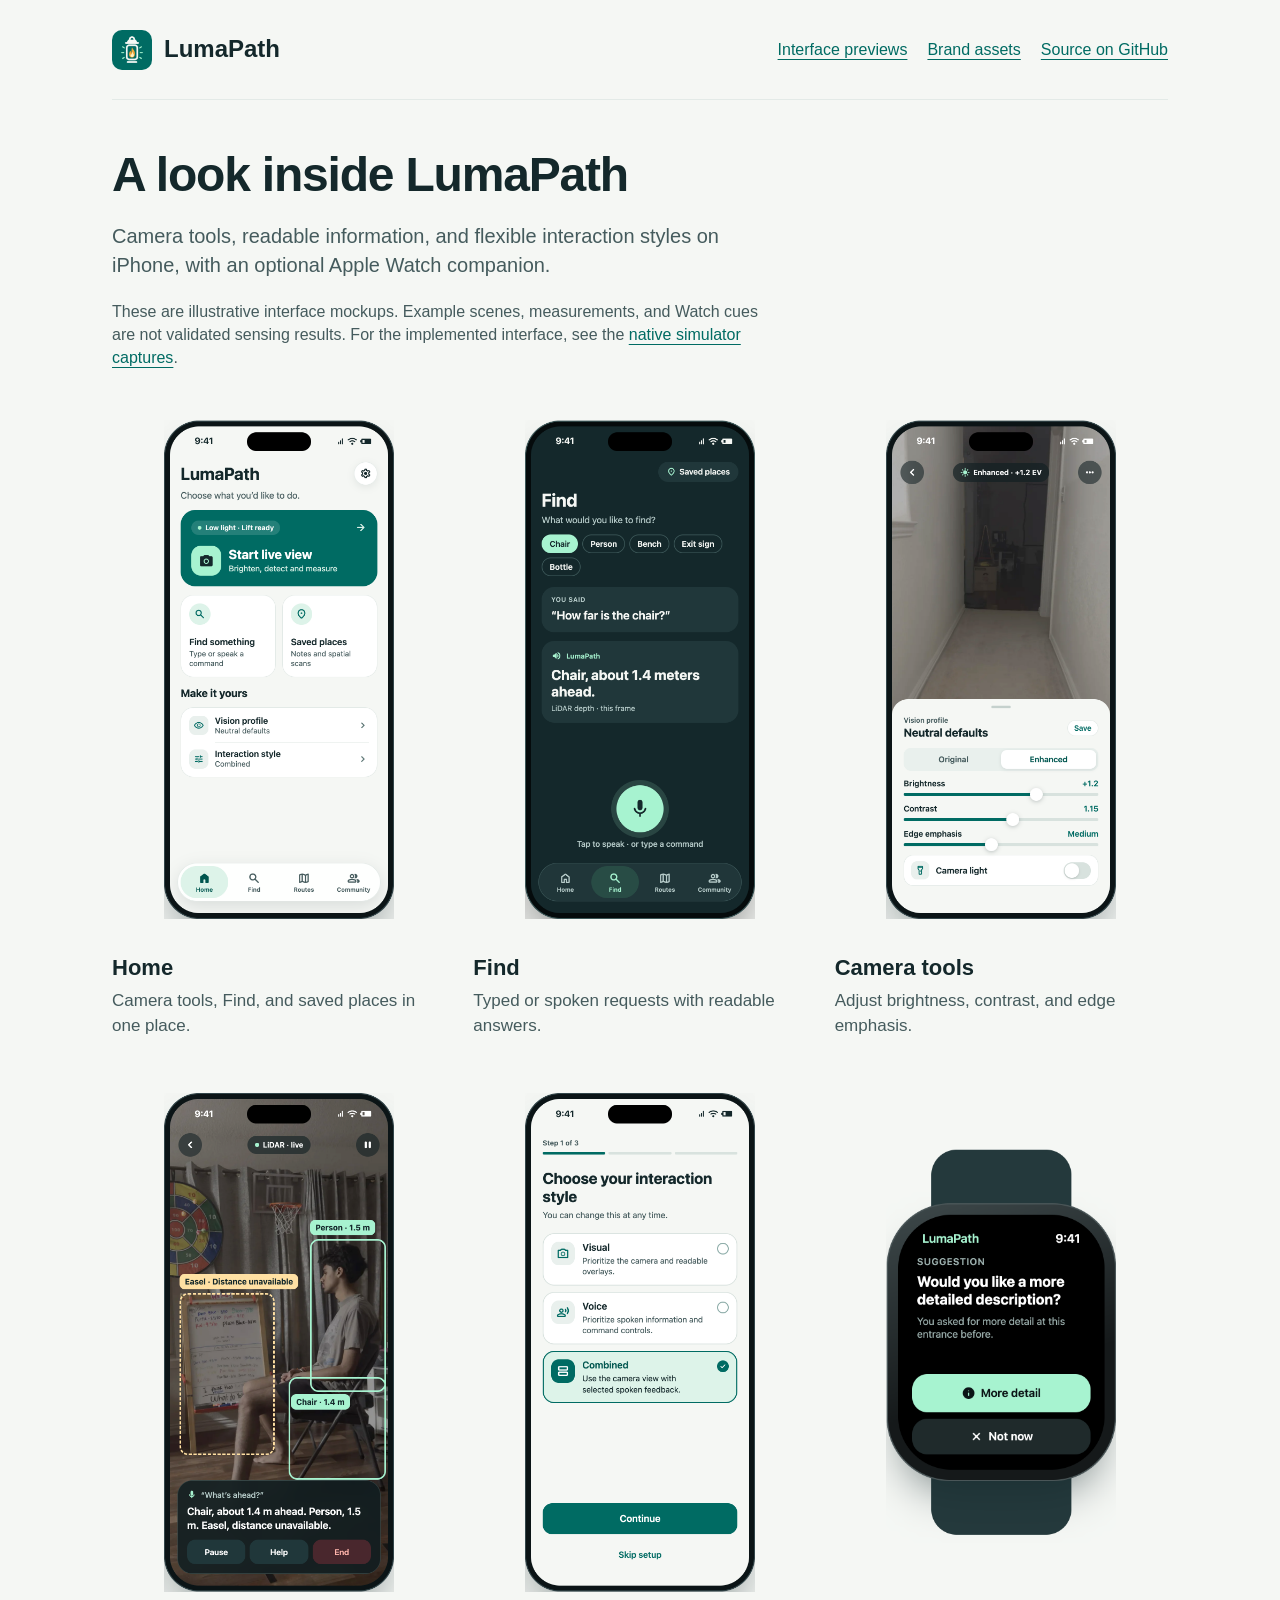
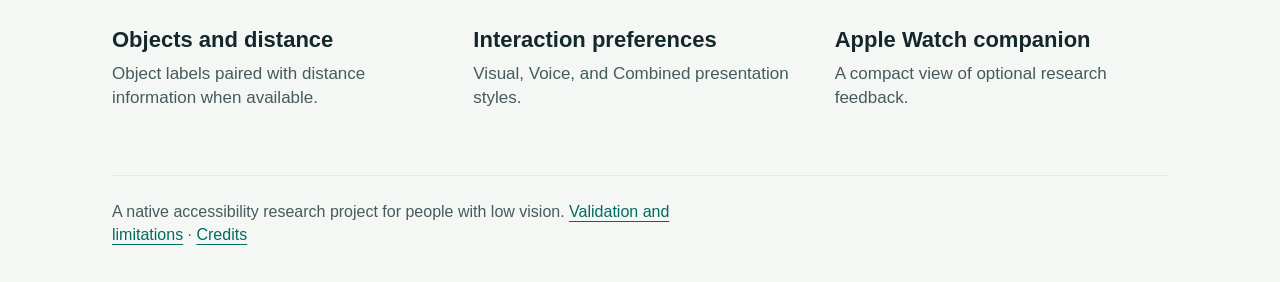
<file: docs/demos/index.html>
<!doctype html>
<html lang="en">
<head>
<meta charset="utf-8">
<meta name="viewport" content="width=device-width, initial-scale=1">
<meta name="description" content="Explore LumaPath’s native iPhone interface and Apple Watch companion.">
<title>Interface previews · LumaPath</title>
<link rel="icon" type="image/png" href="../brand/lumapath-icon.png">
<link rel="stylesheet" href="gallery.css">
</head>
<body>
<div class="shell">
<header class="site-header">
<a class="brand" href="index.html"><img src="../brand/lumapath-icon.png" width="40" height="40" alt="">LumaPath</a>
<nav aria-label="Main navigation"><a href="index.html" aria-current="page">Interface previews</a><a href="logos.html">Brand assets</a><a href="https://github.com/yajatp/lumapath">Source on GitHub</a></nav>
</header>
<main>
<h1>A look inside LumaPath</h1>
<p class="intro">Camera tools, readable information, and flexible interaction styles on iPhone, with an optional Apple Watch companion.</p>
<p class="note">These are illustrative interface mockups. Example scenes, measurements, and Watch cues are not validated sensing results. For the implemented interface, see the <a href="https://github.com/yajatp/lumapath/tree/main/docs/screenshots">native simulator captures</a>.</p>
<div class="previews">
<figure><div class="preview-media"><img src="home.png" width="860" height="1866" alt="Home interface mockup with a teal live-view action and paired Find and Saved Places shortcuts." ></div><figcaption><h2>Home</h2><p>Camera tools, Find, and saved places in one place.</p></figcaption></figure>
<figure><div class="preview-media"><img src="find.png" width="860" height="1866" alt="Dark Find interface mockup with a sample spoken request and illustrative distance answer." ></div><figcaption><h2>Find</h2><p>Typed or spoken requests with readable answers.</p></figcaption></figure>
<figure><div class="preview-media"><img src="live.png" width="860" height="1866" alt="Camera adjustment mockup with brightness, contrast, and edge controls." ></div><figcaption><h2>Camera tools</h2><p>Adjust brightness, contrast, and edge emphasis.</p></figcaption></figure>
<figure><div class="preview-media"><img src="objects.png" width="860" height="1866" alt="Object and distance mockup with illustrative labels and an explicit distance-unavailable state." loading="lazy"></div><figcaption><h2>Objects and distance</h2><p>Object labels paired with distance information when available.</p></figcaption></figure>
<figure><div class="preview-media"><img src="accessibility.png" width="860" height="1866" alt="Interaction preferences mockup showing Visual, Voice, and Combined choices." loading="lazy"></div><figcaption><h2>Interaction preferences</h2><p>Visual, Voice, and Combined presentation styles.</p></figcaption></figure>
<figure><div class="preview-media"><img src="watch.png" width="722" height="1258" alt="Illustrative Apple Watch interface showing a feedback preference prompt." loading="lazy"></div><figcaption><h2>Apple Watch companion</h2><p>A compact view of optional research feedback.</p></figcaption></figure>
</div>
</main>
<footer class="site-footer"><p>A native accessibility research project for people with low vision. <a href="https://github.com/yajatp/lumapath/blob/main/docs/VALIDATION.md">Validation and limitations</a> · <a href="https://github.com/yajatp/lumapath/blob/main/THIRD_PARTY_NOTICES.md">Credits</a></p></footer>
</div>
</body>
</html>
</file>
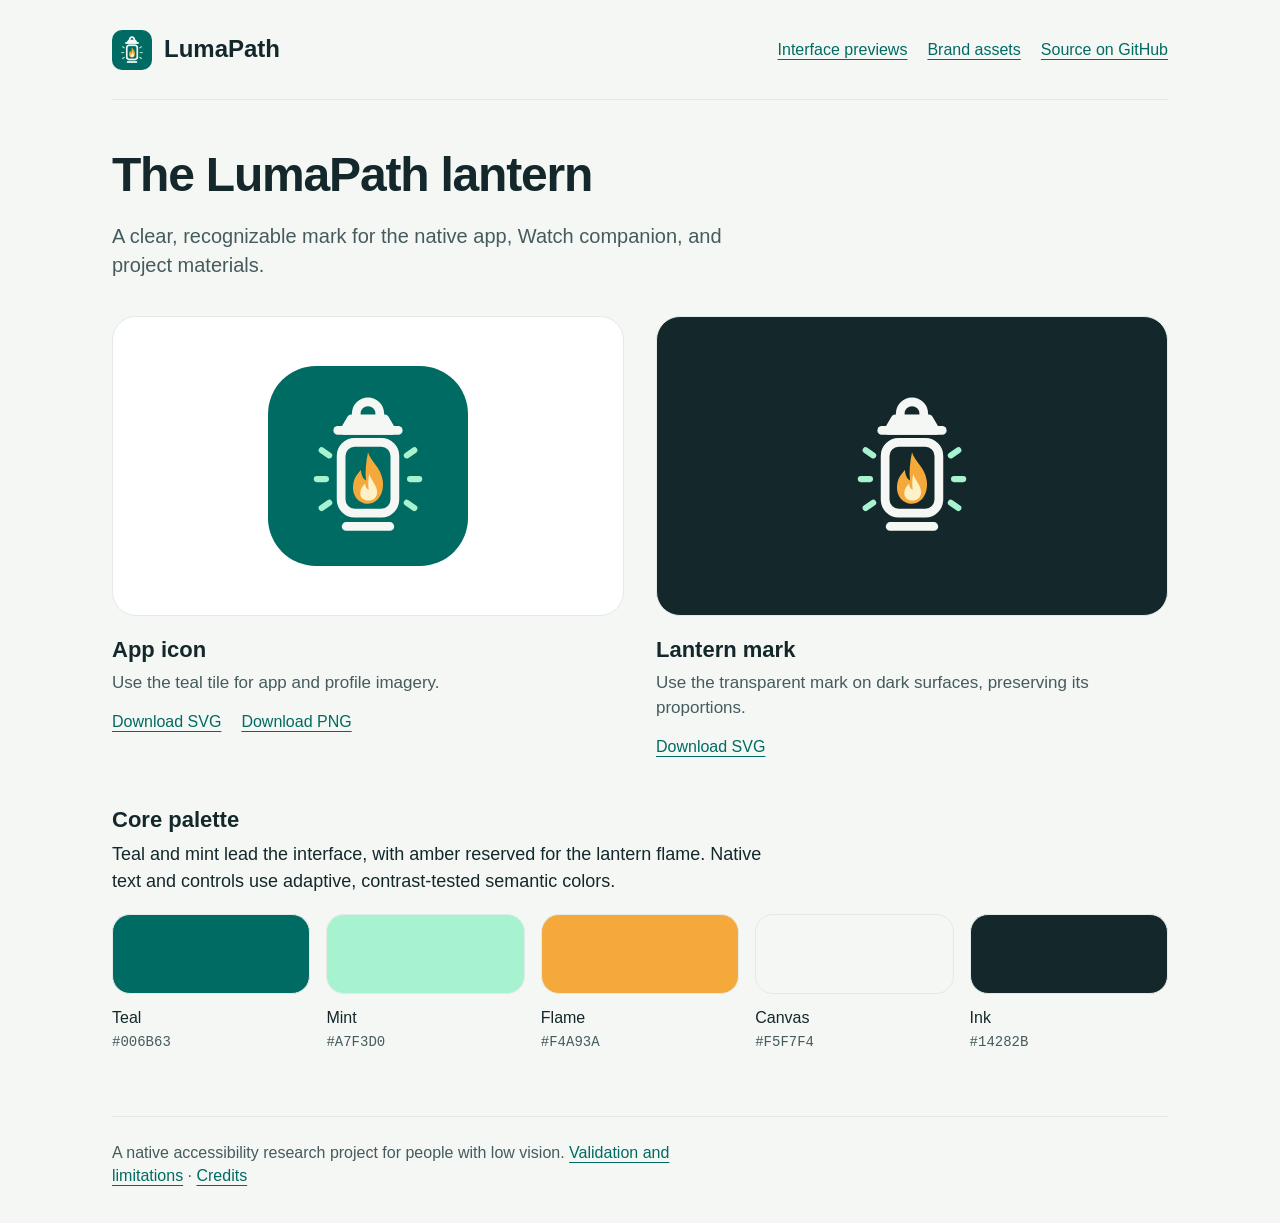
<file: docs/demos/logos.html>
<!doctype html>
<html lang="en">
<head>
<meta charset="utf-8">
<meta name="viewport" content="width=device-width, initial-scale=1">
<meta name="description" content="Explore LumaPath’s native iPhone interface and Apple Watch companion.">
<title>Brand assets · LumaPath</title>
<link rel="icon" type="image/png" href="../brand/lumapath-icon.png">
<link rel="stylesheet" href="gallery.css">
</head>
<body>
<div class="shell">
<header class="site-header">
<a class="brand" href="index.html"><img src="../brand/lumapath-icon.png" width="40" height="40" alt="">LumaPath</a>
<nav aria-label="Main navigation"><a href="index.html">Interface previews</a><a href="logos.html" aria-current="page">Brand assets</a><a href="https://github.com/yajatp/lumapath">Source on GitHub</a></nav>
</header>
<main>
<h1>The LumaPath lantern</h1>
<p class="intro">A clear, recognizable mark for the native app, Watch companion, and project materials.</p>
<div class="brand-grid">
<figure><div class="brand-sample"><img class="app-icon" src="../brand/lumapath-icon.svg" width="200" height="200" alt="LumaPath’s lantern icon with cream frame, mint rays, and amber flame on teal."></div><figcaption><h2>App icon</h2><p>Use the teal tile for app and profile imagery.</p><div class="downloads"><a href="../brand/lumapath-icon.svg" download>Download SVG</a><a href="../brand/lumapath-icon.png" download>Download PNG</a></div></figcaption></figure>
<figure><div class="brand-sample dark"><img src="../brand/lumapath-mark-on-dark.svg" width="200" height="200" alt="The full-color lantern mark on a dark background."></div><figcaption><h2>Lantern mark</h2><p>Use the transparent mark on dark surfaces, preserving its proportions.</p><div class="downloads"><a href="../brand/lumapath-mark-on-dark.svg" download>Download SVG</a></div></figcaption></figure>
</div>
<h2>Core palette</h2>
<p>Teal and mint lead the interface, with amber reserved for the lantern flame. Native text and controls use adaptive, contrast-tested semantic colors.</p>
<div class="palette">
<div><div class="swatch" style="background:#006B63" aria-hidden="true"></div><p>Teal<br><code>#006B63</code></p></div>
<div><div class="swatch" style="background:#A7F3D0" aria-hidden="true"></div><p>Mint<br><code>#A7F3D0</code></p></div>
<div><div class="swatch" style="background:#F4A93A" aria-hidden="true"></div><p>Flame<br><code>#F4A93A</code></p></div>
<div><div class="swatch" style="background:#F5F7F4" aria-hidden="true"></div><p>Canvas<br><code>#F5F7F4</code></p></div>
<div><div class="swatch" style="background:#14282B" aria-hidden="true"></div><p>Ink<br><code>#14282B</code></p></div>
</div>
</main>
<footer class="site-footer"><p>A native accessibility research project for people with low vision. <a href="https://github.com/yajatp/lumapath/blob/main/docs/VALIDATION.md">Validation and limitations</a> · <a href="https://github.com/yajatp/lumapath/blob/main/THIRD_PARTY_NOTICES.md">Credits</a></p></footer>
</div>
</body>
</html>
</file>
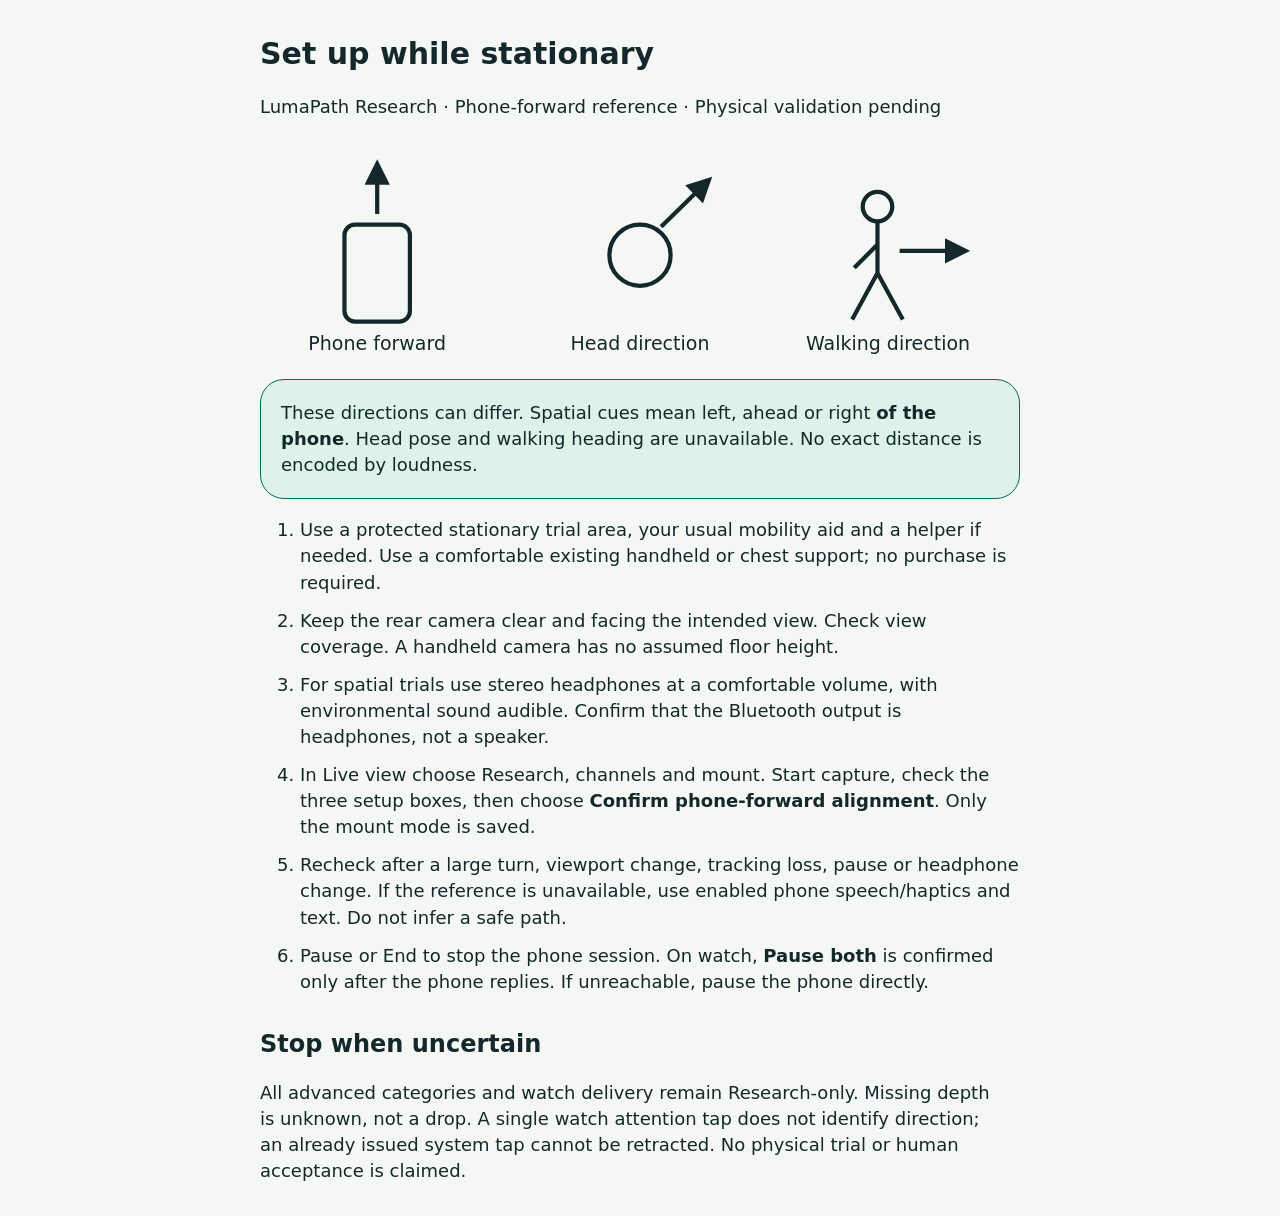
<file: Evaluation/Accessories/mount-guide.html>
<!doctype html>
<html lang="en"><meta charset="utf-8"><meta name="viewport" content="width=device-width, initial-scale=1"><title>LumaPath stationary mount guide</title>
<style>
html{background:#F5F7F4;color:#14282B;scrollbar-color:#455B5D #F5F7F4}
body{font:18px/1.45 system-ui,sans-serif;max-width:760px;margin:32px auto;padding:0 24px;font-kerning:normal;text-rendering:optimizeLegibility}
h1{font-size:30px;margin:0 0 12px}h2{font-size:24px;margin:32px 0 12px}p,li{max-width:65ch}svg{width:100%;height:auto}li{margin:12px 0}
.note{border:1px solid #006B63;border-radius:24px;padding:20px;background:#DDF3E9;color:#14282B}
::selection{background:#A7F3D0;color:#14282B}
@media(prefers-color-scheme:dark){html{background:#14282B;color:#F5F7F4;scrollbar-color:#B7CCCA #14282B}.note{background:#20373A;color:#F5F7F4;border-color:#8FAEAA}}
@media(max-width:480px){body{padding:0 16px}svg text{font-size:20px}}
@media print{@page{size:letter;margin:16mm}html{background:#fff;color:#14282B}body{margin:0;padding:0;font-size:12pt}h1{font-size:22pt}h2{font-size:16pt}li{margin:6px 0}.note{background:#fff;color:#14282B}}
</style>
<h1>Set up while stationary</h1><p>LumaPath Research · Phone-forward reference · Physical validation pending</p>
<svg viewBox="0 0 720 205" role="img" aria-label="Phone forward, head direction and walking direction are independent. Only phone forward is supported.">
<defs><marker id="arrow" viewBox="0 0 10 10" refX="8" refY="5" markerWidth="6" markerHeight="6" orient="auto-start-reverse"><path d="M0 0 L10 5 L0 10z" fill="currentColor"/></marker></defs>
<g fill="none" stroke="currentColor" stroke-width="4"><rect x="80" y="82" width="62" height="92" rx="10"/><path d="M111 72V25" marker-end="url(#arrow)"/><circle cx="360" cy="111" r="29"/><path d="M380 84L425 40" marker-end="url(#arrow)"/><circle cx="585" cy="65" r="14"/><path d="M585 80v48m0-27l-22 22m22 5l-24 44m24-44l24 44m-3-65h62" marker-end="url(#arrow)"/></g>
<g fill="currentColor" font-family="system-ui,sans-serif" font-size="18" text-anchor="middle"><text x="111" y="201">Phone forward</text><text x="360" y="201">Head direction</text><text x="595" y="201">Walking direction</text></g></svg>
<p class="note">These directions can differ. Spatial cues mean left, ahead or right <strong>of the phone</strong>. Head pose and walking heading are unavailable. No exact distance is encoded by loudness.</p>
<ol><li>Use a protected stationary trial area, your usual mobility aid and a helper if needed. Use a comfortable existing handheld or chest support; no purchase is required.</li><li>Keep the rear camera clear and facing the intended view. Check view coverage. A handheld camera has no assumed floor height.</li><li>For spatial trials use stereo headphones at a comfortable volume, with environmental sound audible. Confirm that the Bluetooth output is headphones, not a speaker.</li><li>In Live view choose Research, channels and mount. Start capture, check the three setup boxes, then choose <strong>Confirm phone-forward alignment</strong>. Only the mount mode is saved.</li><li>Recheck after a large turn, viewport change, tracking loss, pause or headphone change. If the reference is unavailable, use enabled phone speech/haptics and text. Do not infer a safe path.</li><li>Pause or End to stop the phone session. On watch, <strong>Pause both</strong> is confirmed only after the phone replies. If unreachable, pause the phone directly.</li></ol>
<h2>Stop when uncertain</h2><p>All advanced categories and watch delivery remain Research-only. Missing depth is unknown, not a drop. A single watch attention tap does not identify direction; an already issued system tap cannot be retracted. No physical trial or human acceptance is claimed.</p>
</html>
</file>
<file: docs/demos/gallery.css>
:root{color-scheme:light;--canvas:#F5F7F4;--surface:#FFFFFF;--ink:#14282B;--muted:#455B5D;--teal:#006B63;--pressed:#00564F;--mint:#A7F3D0;--line:#E3EAE7}
*{box-sizing:border-box}html{background:var(--canvas);color:var(--ink);scrollbar-color:var(--muted) var(--canvas)}
body{margin:0;font:18px/1.45 -apple-system,BlinkMacSystemFont,"Segoe UI",sans-serif;font-kerning:normal;text-rendering:optimizeLegibility}
a{color:var(--teal);text-decoration-thickness:1px;text-underline-offset:4px}a:hover{color:var(--pressed)}a:focus-visible{outline:3px solid var(--teal);outline-offset:5px;border-radius:4px}::selection{background:var(--mint);color:var(--ink)}
.shell{max-width:1120px;margin:0 auto;padding:0 32px}.site-header{display:flex;align-items:center;justify-content:space-between;gap:20px;flex-wrap:wrap;padding-block:28px;border-bottom:1px solid var(--line)}
.brand{display:inline-flex;align-items:center;gap:12px;font-size:24px;font-weight:750;color:var(--ink);text-decoration:none}.brand img{width:40px;height:40px;border-radius:10px}nav{display:flex;gap:20px;flex-wrap:wrap;font-size:16px}nav a{padding-block:10px}
main{padding-block:48px 64px}h1{font-size:clamp(32px,5vw,48px);line-height:1.12;margin:0 0 20px;letter-spacing:-.025em;text-wrap:balance}h2{font-size:22px;line-height:1.25;margin:0 0 8px}p{max-width:65ch;margin:0 0 20px}.intro{color:var(--muted);font-size:20px;max-width:58ch}.note{font-size:16px;color:var(--muted);max-width:75ch}
.previews{display:grid;grid-template-columns:repeat(3,minmax(0,1fr));gap:44px 28px;margin-top:40px}figure{margin:0;min-width:0}.preview-media{height:520px;display:flex;align-items:center;justify-content:center;margin-bottom:24px}.preview-media img{display:block;width:230px;height:auto;max-width:100%;max-height:520px;object-fit:contain}figcaption p{font-size:17px;color:var(--muted);margin:0}
.site-footer{border-top:1px solid var(--line);padding-block:24px 36px;font-size:16px;color:var(--muted)}.site-footer p{margin:0}
.brand-grid{display:grid;grid-template-columns:repeat(2,minmax(0,1fr));gap:32px;margin:36px 0 48px}.brand-sample{display:flex;align-items:center;justify-content:center;min-height:300px;padding:40px;margin-bottom:20px;border-radius:24px;background:var(--surface);border:1px solid var(--line)}.brand-sample.dark{background:var(--ink)}.brand-sample img{width:200px;max-width:100%;height:auto}.brand-sample .app-icon{border-radius:24%}.downloads{display:flex;gap:20px;flex-wrap:wrap;margin-top:14px;font-size:16px}.palette{display:grid;grid-template-columns:repeat(5,minmax(0,1fr));gap:16px;margin-top:20px}.swatch{height:80px;border-radius:18px;border:1px solid var(--line);margin-bottom:12px}.palette p{font-size:16px;margin:0}.palette code{font-size:14px;color:var(--muted);font-variant-numeric:tabular-nums}
@media(max-width:900px){.previews{grid-template-columns:repeat(2,minmax(0,1fr))}.palette{grid-template-columns:repeat(3,minmax(0,1fr))}}
@media(max-width:600px){.shell{padding-inline:20px}.site-header{padding-block:20px}nav{gap:16px}main{padding-top:32px}.previews,.brand-grid{grid-template-columns:1fr;gap:36px}.previews figure{width:100%;max-width:320px;margin-inline:auto}.preview-media{height:auto;min-height:260px}.preview-media img{width:250px;max-height:none}.brand-sample{min-height:260px}.palette{grid-template-columns:repeat(2,minmax(0,1fr))}}
@media print{nav,.downloads{display:none}.previews{grid-template-columns:repeat(3,minmax(0,1fr))}.preview-media{height:300px}.preview-media img{max-height:300px}figure{break-inside:avoid}}
</file>
